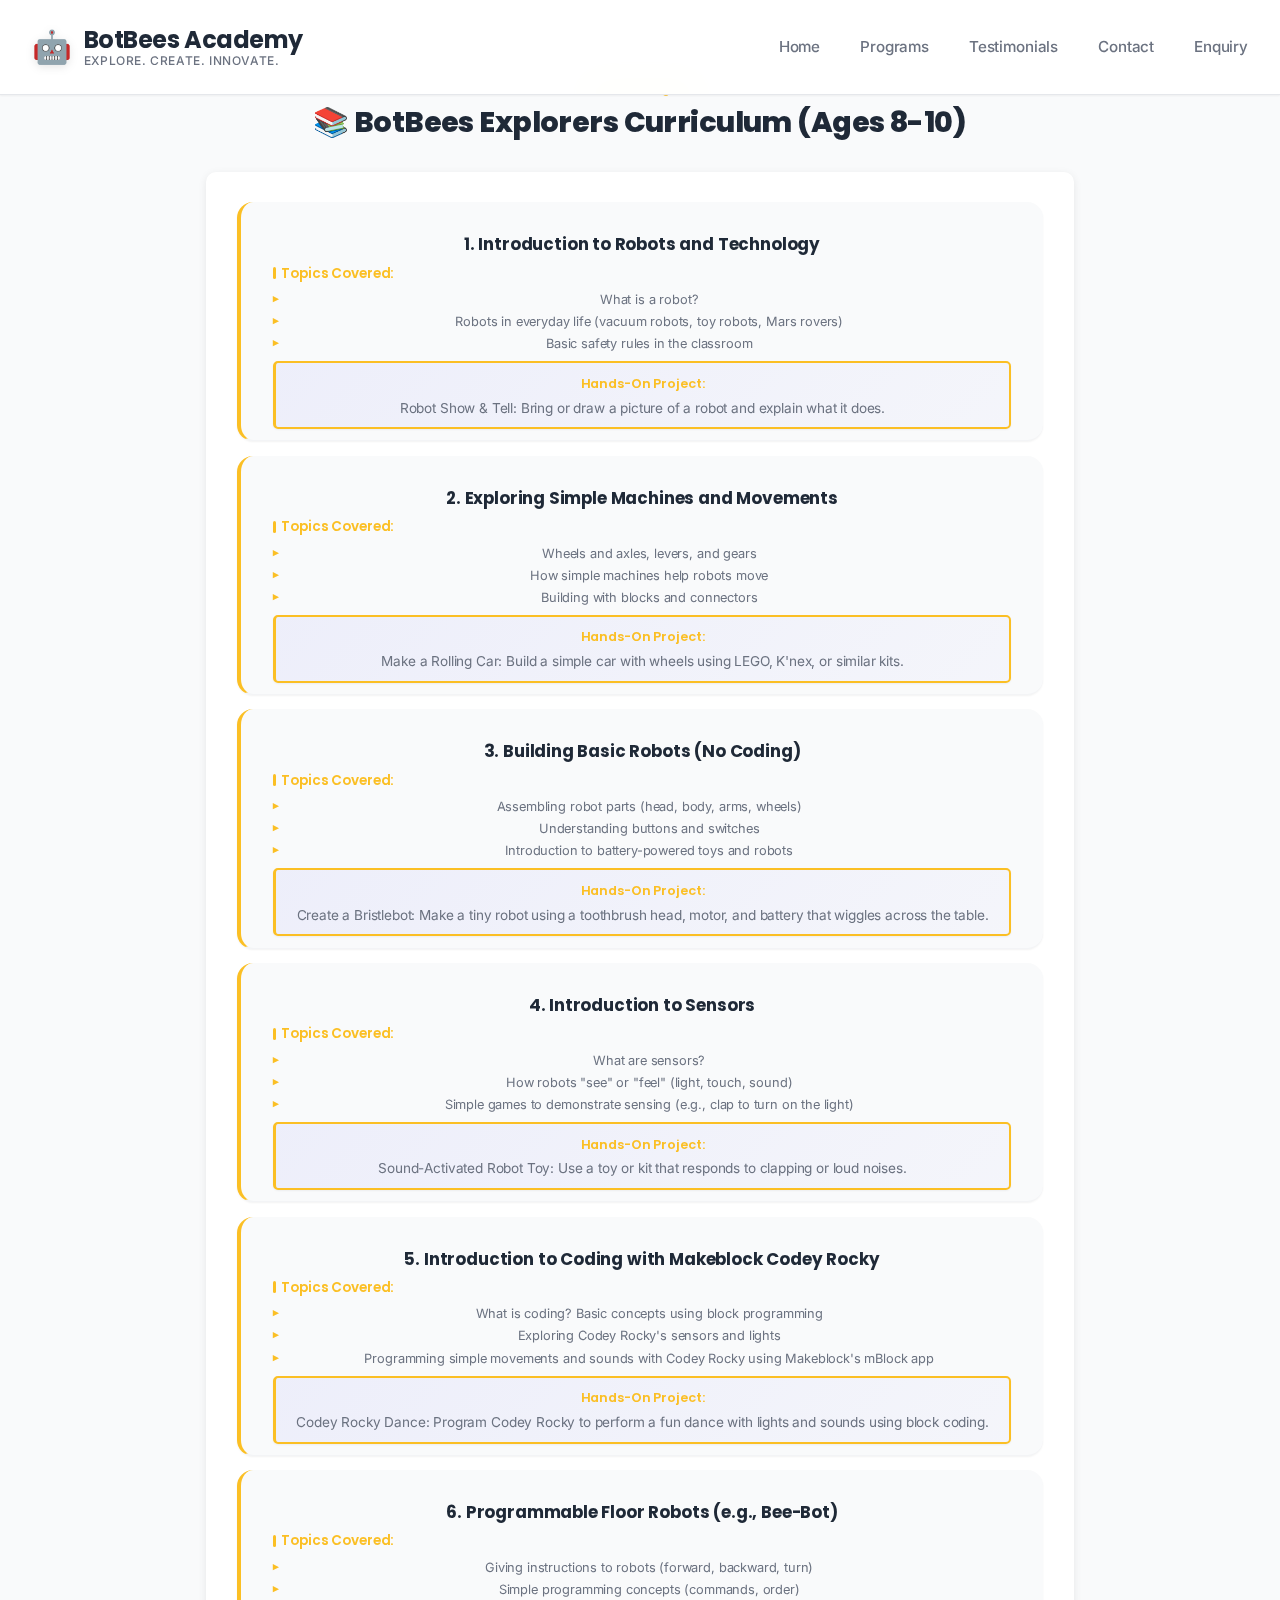
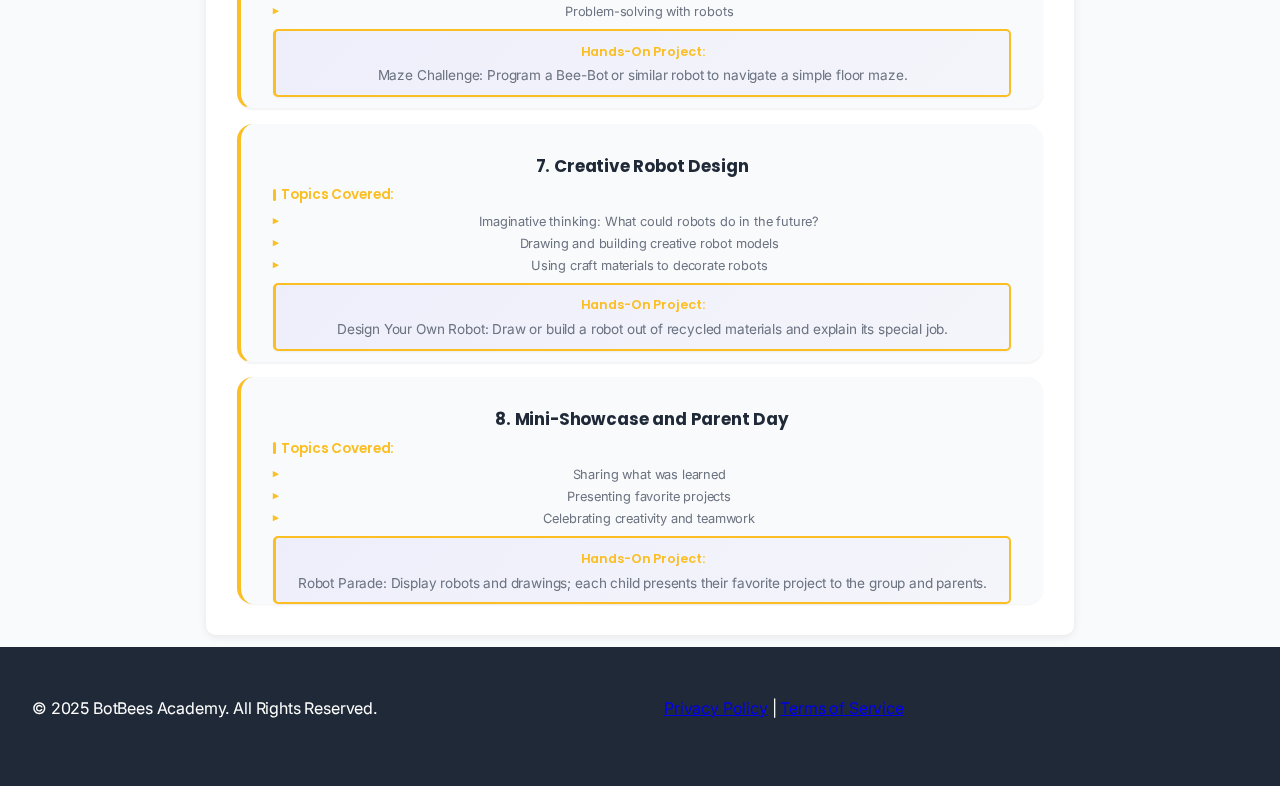
<file: src/curriculum.html>
<!DOCTYPE html>
<html lang="en">

<head>
    <meta charset="UTF-8">
    <meta name="viewport" content="width=device-width, initial-scale=1.0">
    <title>Curriculum - BotBees Academy</title>
    <link rel="stylesheet" href="styles.css">
    <link rel="preconnect" href="https://fonts.googleapis.com">
    <link rel="preconnect" href="https://fonts.gstatic.com" crossorigin>
    <link
        href="https://fonts.googleapis.com/css2?family=Inter:wght@300;400;500;600;700&family=Poppins:wght@400;500;600;700;800&display=swap"
        rel="stylesheet">
    <style>
        .curriculum-page {
            min-height: 100vh;
            background: var(--bg-light);
            padding-top: 70px;
            padding-bottom: 0.5rem;
        }

        .curriculum-container {
            max-width: 900px;
            margin: 0 auto;
            padding: 0.25rem 1rem;
        }

        .curriculum-header {
            text-align: center;
            margin-bottom: 0.5rem;
        }

        .curriculum-header h1 {
            font-family: var(--font-heading);
            font-size: clamp(1.4rem, 2.5vw, 1.8rem);
            font-weight: 800;
            color: var(--text-primary);
            margin-bottom: 0.15rem;
            letter-spacing: -0.02em;
            line-height: 1.2;
        }

        .curriculum-header .back-link {
            display: inline-flex;
            align-items: center;
            gap: 0.4rem;
            color: var(--primary);
            text-decoration: none;
            font-weight: 600;
            font-size: 0.8rem;
            margin-bottom: 0.35rem;
            transition: all 0.3s ease;
        }

        .curriculum-header .back-link:hover {
            color: var(--primary-dark);
            gap: 0.6rem;
        }

        .curriculum-content {
            background: var(--bg-white);
            border-radius: 10px;
            padding: 0.9rem 1.2rem;
            box-shadow: 0 2px 8px rgba(0, 0, 0, 0.08);
        }

        .curriculum-module {
            margin-bottom: 0.9rem;
            padding-bottom: 0.7rem;
            border-bottom: 1px solid var(--border-light);
            transition: all 0.2s ease;
        }

        .curriculum-module:last-child {
            border-bottom: none;
            margin-bottom: 0;
            padding-bottom: 0;
        }

        .curriculum-module:hover {
            padding-left: 0.2rem;
        }

        .curriculum-module-header {
            display: flex;
            align-items: center;
            gap: 0.5rem;
            margin-bottom: 0;
            cursor: pointer;
            user-select: none;
            position: relative;
            padding: 0.5rem 0;
        }

        .curriculum-module-header::after {
            content: '▼';
            margin-left: auto;
            font-size: 0.9rem;
            color: var(--primary);
            font-weight: bold;
            transition: transform 0.3s ease;
            flex-shrink: 0;
            display: inline-block;
            line-height: 1;
            padding-left: 0.5rem;
        }

        .curriculum-module.expanded .curriculum-module-header::after {
            transform: rotate(180deg);
        }

        /* Default: All content is collapsed */
        .curriculum-module .curriculum-module-content {
            max-height: 0;
            overflow: hidden;
            opacity: 0;
            transition: max-height 0.4s ease-out, opacity 0.3s ease-out, margin 0.3s ease-out;
            margin-top: 0;
            margin-bottom: 0;
            padding-top: 0;
            padding-bottom: 0;
        }

        /* Expanded: Content is visible */
        .curriculum-module.expanded .curriculum-module-content {
            max-height: 5000px;
            opacity: 1;
            margin-top: 0.5rem;
            margin-bottom: 0.5rem;
            padding-top: 0;
            padding-bottom: 0;
            transition: max-height 0.5s ease-in, opacity 0.4s ease-in, margin 0.3s ease-in;
        }

        .curriculum-module-number {
            background: linear-gradient(135deg, var(--primary) 0%, var(--primary-dark) 100%);
            color: white;
            width: 1.6rem;
            height: 1.6rem;
            border-radius: 5px;
            display: flex;
            align-items: center;
            justify-content: center;
            font-weight: 700;
            font-size: 0.8rem;
            flex-shrink: 0;
        }

        .curriculum-module h3 {
            font-family: var(--font-heading);
            font-size: 1.05rem;
            font-weight: 700;
            color: var(--text-primary);
            margin: 0;
            letter-spacing: -0.01em;
            line-height: 1.25;
            word-wrap: break-word;
            overflow-wrap: break-word;
            hyphens: auto;
        }

        .curriculum-module h4 {
            font-family: var(--font-heading);
            font-size: 0.85rem;
            font-weight: 600;
            color: var(--primary);
            margin-top: 0.4rem;
            margin-bottom: 0.25rem;
            display: flex;
            align-items: center;
            gap: 0.35rem;
        }

        .curriculum-module h4::before {
            content: '';
            width: 2.5px;
            height: 0.75rem;
            background: var(--primary);
            border-radius: 2px;
        }

        .curriculum-module ul {
            list-style: none;
            padding: 0;
            margin: 0.15rem 0;
        }

        .curriculum-module ul li {
            padding: 0.15rem 0;
            padding-left: 0.9rem;
            position: relative;
            color: var(--text-secondary);
            line-height: 1.35;
            font-size: 0.8rem;
            word-wrap: break-word;
            overflow-wrap: break-word;
        }

        .curriculum-module ul li::before {
            content: '▸';
            position: absolute;
            left: 0;
            color: var(--primary);
            font-weight: bold;
            font-size: 0.7rem;
        }

        .project-box {
            background: linear-gradient(135deg, rgba(99, 102, 241, 0.08) 0%, rgba(99, 102, 241, 0.03) 100%);
            border-left: 3px solid var(--primary);
            padding: 0.6rem 0.85rem;
            border-radius: 5px;
            margin-top: 0.4rem;
        }

        .project-box strong {
            display: block;
            color: var(--primary);
            font-size: 0.8rem;
            margin-bottom: 0.25rem;
            font-family: var(--font-heading);
            font-weight: 600;
        }

        .project-box p {
            color: var(--text-primary);
            line-height: 1.4;
            margin: 0;
            font-size: 0.8rem;
        }

        .loading-message,
        .error-message {
            text-align: center;
            padding: 1rem 0.75rem;
        }

        .loading-message p,
        .error-message p {
            font-size: 0.85rem;
            color: var(--text-secondary);
        }

        .error-message {
            color: var(--error);
        }

        @media (max-width: 768px) {
            .curriculum-page {
                padding-top: 70px;
                padding-bottom: 0.5rem;
            }

            .curriculum-container {
                padding: 0.25rem 0.75rem;
                max-width: 100%;
            }

            .curriculum-content {
                padding: 0.75rem 0.9rem;
                border-radius: 8px;
            }

            .curriculum-header {
                margin-bottom: 0.4rem;
            }

            .curriculum-header h1 {
                font-size: 1.2rem;
                line-height: 1.3;
                margin-bottom: 0.1rem;
            }

            .curriculum-header .back-link {
                font-size: 0.75rem;
                margin-bottom: 0.3rem;
            }

            .curriculum-module {
                margin-bottom: 0.7rem;
                padding-bottom: 0.5rem;
            }

            .curriculum-module-header {
                gap: 0.4rem;
                margin-bottom: 0.35rem;
                flex-wrap: wrap;
            }

            .curriculum-module-header::after {
                font-size: 0.65rem;
            }

            .curriculum-module h3 {
                font-size: 0.95rem;
                line-height: 1.3;
                flex: 1;
                min-width: 0;
            }

            .curriculum-module-number {
                width: 1.3rem;
                height: 1.3rem;
                font-size: 0.7rem;
                flex-shrink: 0;
            }

            .curriculum-module h4 {
                font-size: 0.8rem;
                margin-top: 0.35rem;
                margin-bottom: 0.2rem;
            }

            .curriculum-module ul {
                margin: 0.1rem 0;
            }

            .curriculum-module ul li {
                padding: 0.2rem 0;
                padding-left: 0.85rem;
                font-size: 0.75rem;
                line-height: 1.5;
            }

            .project-box {
                padding: 0.5rem 0.7rem;
                margin-top: 0.35rem;
            }

            .project-box strong {
                font-size: 0.75rem;
                margin-bottom: 0.2rem;
            }

            .project-box p {
                font-size: 0.75rem;
                line-height: 1.5;
            }
        }

        @media (max-width: 480px) {
            .curriculum-container {
                padding: 0.2rem 0.5rem;
            }

            .curriculum-content {
                padding: 0.6rem 0.75rem;
            }

            .curriculum-header h1 {
                font-size: 1.1rem;
            }

            .curriculum-module h3 {
                font-size: 0.9rem;
            }

            .curriculum-module ul li {
                font-size: 0.7rem;
                line-height: 1.6;
            }

            .curriculum-module-number {
                width: 1.2rem;
                height: 1.2rem;
                font-size: 0.65rem;
            }
        }
    </style>
</head>

<body>
    <header>
        <nav>
            <div class="logo">
                <a href="index.html" class="logo-link">
                    <span class="robot-emoji">🤖</span>
                    <div class="logo-text">
                        <h1>BotBees Academy</h1>
                        <p class="logo-tagline">Explore. Create. Innovate.</p>
                    </div>
                </a>
            </div>
            <ul class="nav-links">
                <li><a href="index.html">Home</a></li>
                <li><a href="index.html#classes">Programs</a></li>
                <li><a href="index.html#testimonials">Testimonials</a></li>
                <li><a href="index.html#contact">Contact</a></li>
                <li><a href="enquiry.html">Enquiry</a></li>
            </ul>
        </nav>
    </header>

    <main class="curriculum-page">
        <div class="curriculum-container">
            <div class="curriculum-header">
                <a href="index.html#classes" class="back-link">← Back to Programs</a>
                <h1 id="curriculumTitle">Loading Curriculum...</h1>
            </div>
            <div class="curriculum-content">
                <div id="curriculumContent" class="loading-message">
                    <p>Loading curriculum...</p>
                </div>
            </div>
        </div>
    </main>

    <footer>
        <div class="footer-content">
            <p>&copy; 2025 BotBees Academy. All Rights Reserved.</p>
            <p><a href="#">Privacy Policy</a> | <a href="#">Terms of Service</a></p>
        </div>
    </footer>

    <script src="curriculum-loader.js"></script>
    <script>
        // Get curriculum type from URL parameter
        const urlParams = new URLSearchParams(window.location.search);
        const curriculumType = urlParams.get('type') || 'beginner';

        // Map curriculum types to file paths and titles
        const curriculumConfig = {
            'beginner': {
                file: 'resources/curriculum_6-8.txt',
                title: '📚 BotBees Explorers Curriculum (Ages 8-10)'
            },
            'engineer': {
                file: 'resources/curriculum_8-10.txt',
                title: '📚 BotBees Designers Curriculum (Ages 10-12)'
            },
            'inventor': {
                file: 'resources/curriculum_10-13.txt',
                title: '📚 BotBees Inventors Curriculum (Ages 12-14)'
            },
            'engineers': {
                file: 'resources/curriculum_13-16.txt',
                title: '📚 BotBees Engineers Curriculum (Ages 14-16)'
            }
        };

        // Load curriculum when page loads
        document.addEventListener('DOMContentLoaded', function () {
            const config = curriculumConfig[curriculumType];

            if (!config) {
                document.getElementById('curriculumTitle').textContent = 'Curriculum Not Found';
                document.getElementById('curriculumContent').innerHTML = '<div class="error-message"><p>Invalid curriculum type. Please select a valid program.</p></div>';
                return;
            }

            // Set title
            document.getElementById('curriculumTitle').textContent = config.title;

            // Load curriculum
            loadCurriculumForPage(config.file, config.title);
        });

        // Modified loadCurriculum function for page display
        async function loadCurriculumForPage(filePath, title) {
            const contentDiv = document.getElementById('curriculumContent');

            try {
                const response = await fetch(filePath, {
                    method: 'GET',
                    headers: {
                        'Accept': 'text/plain',
                    },
                    cache: 'no-cache'
                });

                if (!response.ok) {
                    throw new Error(`HTTP ${response.status}: ${response.statusText}`);
                }

                const text = await response.text();

                if (!text || text.trim().length === 0) {
                    throw new Error('Curriculum file is empty');
                }

                const curriculum = parseSyllabus(text, title);

                if (!curriculum.modules || curriculum.modules.length === 0) {
                    throw new Error('No curriculum modules found in file');
                }

                // Generate and insert HTML
                const modulesHTML = curriculum.modules.map(module => generateModuleHTML(module)).join('\n');
                contentDiv.innerHTML = modulesHTML;

                // Initialize collapsible modules after a short delay to ensure DOM is ready
                setTimeout(() => {
                    initCollapsibleModules();
                }, 100);

            } catch (error) {
                console.error(`Error loading curriculum from ${filePath}:`, error);

                let errorMessage = error.message || 'Unknown error';

                if (error.message.includes('Failed to fetch') || error.message.includes('NetworkError')) {
                    errorMessage = 'Unable to load curriculum file. Please ensure you are running the site from a web server (not file://). If testing locally, use: python -m http.server 8000';
                }

                const rootStyles = getComputedStyle(document.documentElement);
                const errorColor = rootStyles.getPropertyValue('--error').trim();
                const textSecondary = rootStyles.getPropertyValue('--text-secondary').trim();

                contentDiv.innerHTML = `
                    <div class="error-message">
                        <p style="font-size: 1.2rem; margin-bottom: 1rem;">⚠️ Error loading curriculum</p>
                        <p style="font-size: 0.9rem; margin-bottom: 0.5rem;">${errorMessage}</p>
                        <p style="font-size: 0.8rem; color: ${textSecondary}; margin-top: 1rem;">File: ${filePath}</p>
                    </div>
                `;
            }
        }

        // Initialize collapsible modules (works on all screen sizes)
        function initCollapsibleModules() {
            const modules = document.querySelectorAll('.curriculum-module');
            console.log('Initializing collapsible modules. Found:', modules.length);

            if (modules.length === 0) {
                console.warn('No curriculum modules found. Retrying in 200ms...');
                setTimeout(initCollapsibleModules, 200);
                return;
            }

            modules.forEach((module, index) => {
                const header = module.querySelector('.curriculum-module-header');
                const content = module.querySelector('.curriculum-module-content');

                console.log(`Module ${index}:`, {
                    hasHeader: !!header,
                    hasContent: !!content,
                    hasExpandedClass: module.classList.contains('expanded')
                });

                if (!header || !content) {
                    console.warn('Module structure incomplete for module', index, {
                        header: header ? 'found' : 'missing',
                        content: content ? 'found' : 'missing'
                    });
                    return;
                }

                // Remove any existing listeners by cloning
                if (header.hasAttribute('data-listener-added')) {
                    const newHeader = header.cloneNode(true);
                    header.parentNode.replaceChild(newHeader, header);
                }

                // Get the header again after potential cloning
                const currentHeader = module.querySelector('.curriculum-module-header');
                if (!currentHeader) {
                    console.warn('Could not find header after cloning for module', index);
                    return;
                }

                currentHeader.setAttribute('data-listener-added', 'true');
                currentHeader.style.cursor = 'pointer';

                currentHeader.addEventListener('click', function (e) {
                    e.preventDefault();
                    e.stopPropagation();
                    const isExpanded = module.classList.contains('expanded');
                    console.log(`Module ${index} clicked. Currently expanded:`, isExpanded);
                    if (isExpanded) {
                        module.classList.remove('expanded');
                    } else {
                        module.classList.add('expanded');
                    }
                    console.log(`Module ${index} after toggle. Expanded:`, module.classList.contains('expanded'));
                });

                // Ensure all modules start collapsed (no expanded class)
                module.classList.remove('expanded');
                console.log(`Module ${index} initialized. Expanded:`, module.classList.contains('expanded'));
            });

            console.log('Collapsible modules initialization complete. Total:', modules.length);
        }
    </script>
</body>

</html>
</file>
<file: src/styles.css>
* {
    margin: 0;
    padding: 0;
    box-sizing: border-box;
    -webkit-font-smoothing: antialiased;
    -moz-osx-font-smoothing: grayscale;
    text-rendering: optimizeLegibility;
}

:root {
    /* BotBees Color Palette - Bee-themed */
    --primary: #fbbf24;
    --primary-dark: #f59e0b;
    --primary-light: #fcd34d;
    --secondary: #1f2937;
    --accent: #fbbf24;
    --accent-hover: #f59e0b;
    --success: #10b981;
    --success-dark: #059669;
    --error: #ef4444;
    --error-dark: #dc2626;
    --warning: #f59e0b;
    --warning-light: #fef3c7;
    --warning-border: #fde68a;

    /* Neutral Colors */
    --text-primary: #1f2937;
    --text-secondary: #6b7280;
    --text-light: #9ca3af;
    --bg-white: #ffffff;
    --bg-light: #f9fafb;
    --bg-gray: #f3f4f6;
    --border: #e5e7eb;
    --border-light: #f3f4f6;

    /* Gradient Colors */
    --gradient-primary: linear-gradient(135deg, #fbbf24 0%, #f59e0b 100%);
    --gradient-hero: linear-gradient(135deg, rgba(251, 191, 36, 0.1) 0%, rgba(245, 158, 11, 0.1) 100%);

    /* Shadows */
    --shadow-sm: 0 1px 2px 0 rgba(0, 0, 0, 0.05);
    --shadow: 0 4px 6px -1px rgba(0, 0, 0, 0.1), 0 2px 4px -1px rgba(0, 0, 0, 0.06);
    --shadow-md: 0 10px 15px -3px rgba(0, 0, 0, 0.1), 0 4px 6px -2px rgba(0, 0, 0, 0.05);
    --shadow-lg: 0 20px 25px -5px rgba(0, 0, 0, 0.1), 0 10px 10px -5px rgba(0, 0, 0, 0.04);
    --shadow-xl: 0 25px 50px -12px rgba(0, 0, 0, 0.25);

    /* Spacing */
    --spacing-xs: 0.5rem;
    --spacing-sm: 1rem;
    --spacing-md: 1.5rem;
    --spacing-lg: 2rem;
    --spacing-xl: 3rem;
    --spacing-2xl: 4rem;

    /* Typography */
    --font-body: 'Inter', -apple-system, BlinkMacSystemFont, 'Segoe UI', Roboto, 'Helvetica Neue', Arial, sans-serif;
    --font-heading: 'Poppins', -apple-system, BlinkMacSystemFont, 'Segoe UI', Roboto, 'Helvetica Neue', Arial, sans-serif;

    /* Transitions */
    --transition-fast: 150ms cubic-bezier(0.4, 0, 0.2, 1);
    --transition-base: 300ms cubic-bezier(0.4, 0, 0.2, 1);
    --transition-slow: 500ms cubic-bezier(0.4, 0, 0.2, 1);
}

html {
    scroll-behavior: smooth;
}

body {
    font-family: var(--font-body);
    font-size: 16px;
    line-height: 1.7;
    color: var(--text-primary);
    position: relative;
    letter-spacing: -0.01em;
    overflow-x: hidden;
}

/* Background Slideshow */
.slideshow-container {
    position: fixed;
    top: 0;
    left: 0;
    width: 100%;
    height: 100%;
    z-index: -1;
    overflow: hidden;
}

.slideshow-overlay {
    position: absolute;
    top: 0;
    left: 0;
    width: 100%;
    height: 100%;
    background: linear-gradient(135deg, rgba(0, 0, 0, 0.6) 0%, rgba(0, 0, 0, 0.7) 100%);
    z-index: 1;
}

.slide {
    position: absolute;
    top: 0;
    left: 0;
    width: 100%;
    height: 100%;
    background-size: cover;
    background-position: center;
    background-repeat: no-repeat;
    opacity: 0;
    transition: opacity 2s ease-in-out;
}

.slide.active {
    opacity: 1;
}

/* Header */
header {
    background: rgba(255, 255, 255, 0.95);
    backdrop-filter: blur(20px) saturate(180%);
    -webkit-backdrop-filter: blur(20px) saturate(180%);
    color: var(--text-primary);
    padding: 1.25rem 0;
    position: fixed;
    width: 100%;
    top: 0;
    z-index: 1000;
    box-shadow: var(--shadow-sm);
    border-bottom: 1px solid var(--border);
}

nav {
    display: flex;
    justify-content: space-between;
    align-items: center;
    max-width: 1280px;
    margin: 0 auto;
    padding: 0 2rem;
}

.logo {
    display: flex;
    align-items: center;
    gap: 0.75rem;
}

.logo-link {
    display: flex;
    align-items: center;
    gap: 0.75rem;
    text-decoration: none;
    color: var(--text-primary);
    transition: transform var(--transition-base), opacity var(--transition-base);
    cursor: pointer;
}

.logo-link:hover {
    transform: translateY(-1px);
    opacity: 0.85;
}

.logo-text {
    display: flex;
    flex-direction: column;
    line-height: 1.2;
}

.logo-link h1 {
    margin: 0;
    font-family: var(--font-heading);
    font-size: 1.5rem;
    font-weight: 700;
    color: var(--text-primary);
    letter-spacing: -0.02em;
}

.logo-tagline {
    margin: 0;
    font-size: 0.75rem;
    font-weight: 500;
    color: var(--text-secondary, #6b7280);
    letter-spacing: 0.05em;
    text-transform: uppercase;
    font-family: var(--font-body);
}

.robot-emoji {
    font-size: 2rem;
    animation: bounce 2s infinite;
    filter: drop-shadow(0 2px 4px rgba(0, 0, 0, 0.1));
}

@keyframes bounce {

    0%,
    20%,
    50%,
    80%,
    100% {
        transform: translateY(0);
    }

    40% {
        transform: translateY(-8px);
    }

    60% {
        transform: translateY(-4px);
    }
}

.nav-links {
    display: flex;
    list-style: none;
    gap: 2.5rem;
    align-items: center;
}

.nav-cta-button {
    background: linear-gradient(135deg, var(--primary) 0%, var(--primary-dark) 100%);
    color: white;
    padding: 0.75rem 1.5rem;
    border-radius: 8px;
    text-decoration: none;
    font-weight: 600;
    font-size: 0.95rem;
    transition: all var(--transition-base);
    box-shadow: var(--shadow);
    white-space: nowrap;
}

.nav-cta-button:hover {
    background: linear-gradient(135deg, var(--primary-dark) 0%, var(--primary) 100%);
    transform: translateY(-2px);
    box-shadow: var(--shadow-md);
}

.nav-links a {
    color: var(--text-secondary);
    text-decoration: none;
    font-weight: 500;
    font-size: 0.95rem;
    transition: color var(--transition-fast);
    position: relative;
    letter-spacing: -0.01em;
    display: flex;
    align-items: center;
    gap: 0.5rem;
}

.nav-links a::after {
    content: '';
    position: absolute;
    bottom: -4px;
    left: 0;
    width: 0;
    height: 2px;
    background: var(--primary);
    transition: width var(--transition-base);
}

.nav-links a:hover {
    color: var(--primary);
}

.nav-links a:hover::after {
    width: 100%;
}

.nav-icon {
    width: 18px;
    height: 18px;
    stroke: currentColor;
    transition: all var(--transition-fast);
    flex-shrink: 0;
}

.nav-links a:hover .nav-icon {
    transform: translateY(-1px);
    stroke: var(--primary);
}

.nav-links a span {
    display: inline-block;
}

/* Hero Section */
.hero {
    background: transparent;
    color: white;
    padding: 14rem 2rem 10rem;
    display: flex;
    align-items: center;
    justify-content: center;
    max-width: 1280px;
    margin: 0 auto;
    min-height: 100vh;
    position: relative;
    z-index: 2;
    text-align: center;
}

.hero-content {
    max-width: 1000px;
    position: relative;
    z-index: 3;
    animation: fadeInUp 0.8s ease-out;
}

@keyframes fadeInUp {
    from {
        opacity: 0;
        transform: translateY(30px);
    }

    to {
        opacity: 1;
        transform: translateY(0);
    }
}

.hero-content h1 {
    font-family: var(--font-heading);
    font-size: clamp(2.25rem, 5.5vw, 4rem);
    font-weight: 500;
    margin-bottom: 2.5rem;
    color: white;
    line-height: 1.5;
    letter-spacing: -0.01em;
    text-shadow: 0 2px 10px rgba(0, 0, 0, 0.4), 0 4px 20px rgba(0, 0, 0, 0.2);
    display: flex;
    flex-direction: column;
    gap: 0.6rem;
    max-width: 900px;
    margin-left: auto;
    margin-right: auto;
}

.hero-title-main {
    font-family: var(--font-heading);
    font-weight: 500;
    font-size: clamp(2.25rem, 5.5vw, 3.75rem);
    color: #ffffff;
    display: block;
    letter-spacing: -0.01em;
    line-height: 1.3;
    margin-bottom: 1.5rem;
    text-shadow: 0 2px 20px rgba(0, 0, 0, 0.2), 0 1px 10px rgba(0, 0, 0, 0.15);
    animation: fadeInUp 0.8s ease-out;
    position: relative;
    -webkit-font-smoothing: antialiased;
    -moz-osx-font-smoothing: grayscale;
    text-rendering: optimizeLegibility;
}

.hero-title-main::after {
    content: '';
    position: absolute;
    bottom: -10px;
    left: 50%;
    transform: translateX(-50%);
    width: 100px;
    height: 2px;
    background: linear-gradient(90deg, transparent, rgba(255, 255, 255, 0.4), transparent);
    border-radius: 2px;
    opacity: 0.6;
}

.hero-title-sub {
    font-family: var(--font-body);
    font-weight: 500;
    font-size: clamp(1.25rem, 3vw, 1.75rem);
    color: rgba(255, 255, 255, 0.92);
    display: block;
    letter-spacing: 0.02em;
    margin-top: 0.75rem;
    line-height: 1.6;
    text-shadow: 0 2px 10px rgba(0, 0, 0, 0.2);
    animation: fadeInUp 1s ease-out 0.2s both;
    max-width: 700px;
    margin-left: auto;
    margin-right: auto;
}

.hero-description {
    font-size: clamp(1rem, 2vw, 1.25rem);
    color: rgba(255, 255, 255, 0.9);
    line-height: 1.7;
    max-width: 700px;
    margin: 2rem auto;
    text-shadow: 0 1px 5px rgba(0, 0, 0, 0.2);
    animation: fadeInUp 1s ease-out 0.4s both;
}

.hero-cta-group {
    display: flex;
    gap: 1.5rem;
    justify-content: center;
    flex-wrap: wrap;
    margin-top: 3rem;
    animation: fadeInUp 1s ease-out 0.6s both;
}

.hero-cta.secondary {
    background: rgba(255, 255, 255, 0.1);
    backdrop-filter: blur(10px);
    border: 2px solid rgba(255, 255, 255, 0.3);
    box-shadow: 0 10px 20px -5px rgba(0, 0, 0, 0.2);
}

.hero-cta.secondary:hover {
    background: rgba(255, 255, 255, 0.2);
    box-shadow: 0 15px 30px -5px rgba(0, 0, 0, 0.3);
}

.hero-stats {
    display: flex;
    justify-content: center;
    gap: 2rem;
    margin: 3rem 0;
    flex-wrap: wrap;
    padding: 2rem 0;
    animation: fadeInUp 1s ease-out 0.5s both;
}

.stat-item {
    text-align: center;
    padding: 1.5rem 2rem;
    background: rgba(255, 255, 255, 0.1);
    backdrop-filter: blur(10px);
    border-radius: 16px;
    border: 1px solid rgba(255, 255, 255, 0.2);
    transition: all var(--transition-base);
    min-width: 140px;
    flex: 1;
    max-width: 200px;
    overflow: hidden;
}

.stat-item:hover {
    background: rgba(255, 255, 255, 0.15);
    transform: translateY(-4px);
}

.stat-label {
    font-size: 0.875rem;
    color: rgba(255, 255, 255, 0.9);
    margin-top: 0.5rem;
    font-weight: 500;
    text-transform: uppercase;
    letter-spacing: 0.05em;
}

.stat-value {
    font-size: 2rem;
    font-weight: 700;
    color: white;
    font-family: var(--font-heading);
    line-height: 1.2;
    white-space: nowrap;
}

.stat-item-small-text .stat-value {
    font-size: 1.5rem;
    text-align: center;
    white-space: normal;
    word-wrap: break-word;
}

.hero-cta {
    display: inline-block;
    margin-top: 1rem;
}

.cta-button {
    background: var(--gradient-primary);
    color: white;
    border: none;
    padding: 1.125rem 2.75rem;
    font-size: 1.1rem;
    font-weight: 600;
    border-radius: 12px;
    cursor: pointer;
    transition: all 0.3s cubic-bezier(0.4, 0, 0.2, 1);
    font-family: var(--font-body);
    box-shadow: 0 10px 20px -5px rgba(251, 191, 36, 0.3);
    letter-spacing: -0.01em;
    text-decoration: none;
    display: inline-block;
    position: relative;
    overflow: hidden;
}

.cta-button::before {
    content: '';
    position: absolute;
    top: 0;
    left: -100%;
    width: 100%;
    height: 100%;
    background: linear-gradient(90deg, transparent, rgba(255, 255, 255, 0.2), transparent);
    transition: left 0.5s ease;
}

.cta-button:hover {
    transform: translateY(-3px);
    box-shadow: 0 15px 30px -5px rgba(251, 191, 36, 0.4);
}

.cta-button:hover::before {
    left: 100%;
}

.cta-button:active {
    transform: translateY(-1px);
}

.cta-button.large {
    padding: 1.375rem 3.5rem;
    font-size: 1.25rem;
}

.robot-animation {
    font-size: clamp(6rem, 15vw, 10rem);
    animation: float 3s ease-in-out infinite;
    filter: drop-shadow(0 10px 30px rgba(251, 191, 36, 0.2));
}

@keyframes float {

    0%,
    100% {
        transform: translateY(0px);
    }

    50% {
        transform: translateY(-20px);
    }
}

/* Video in Blog Card */
.blog-card-video {
    padding: 0;
    overflow: hidden;
}

.blog-card-video a {
    display: block;
    text-decoration: none;
    color: inherit;
    height: 100%;
}

.blog-card-video a:hover .blog-video-thumbnail {
    transform: scale(1.05);
    transition: transform var(--transition-base);
}

.blog-card-video a:hover .blog-video-thumbnail div {
    transform: translate(-50%, -50%) scale(1.1);
    transition: transform var(--transition-base);
}

.blog-video-container {
    width: 100%;
    margin-bottom: 1.25rem;
    position: relative;
    background: #000;
    border-radius: 12px 12px 0 0;
    overflow: hidden;
}

.blog-video-container video {
    width: 100%;
    height: auto;
    display: block;
    background: #000;
}

.blog-card-video .blog-date {
    padding: 0 2rem;
    margin-top: 0;
}

.blog-card-video h3 {
    padding: 0 2rem;
}

.blog-card-video p {
    padding: 0 2rem;
    padding-bottom: 2rem;
}

/* Container */
.container {
    max-width: 1280px;
    margin: 0 auto;
    padding: 0 2rem;
}

/* Robotics Intro Section */
.robotics-intro {
    padding: 6rem 2rem;
    background: var(--bg-white);
    text-align: center;
    position: relative;
}

.robotics-intro::before {
    content: '';
    position: absolute;
    top: 0;
    left: 0;
    right: 0;
    height: 1px;
    background: linear-gradient(90deg, transparent, var(--border), transparent);
}

.robotics-intro h2 {
    font-family: var(--font-heading);
    font-size: clamp(2rem, 4vw, 3rem);
    font-weight: 600;
    color: var(--text-primary);
    margin-bottom: 1.5rem;
    letter-spacing: -0.02em;
}

.intro-text {
    font-size: 1.2rem;
    line-height: 1.9;
    color: var(--text-secondary);
    max-width: 900px;
    margin: 0 auto 3rem;
    font-weight: 400;
}

.section-subtitle {
    font-size: 1.2rem;
    line-height: 1.8;
    color: var(--text-secondary);
    max-width: 800px;
    margin: 0 auto 3.5rem;
    text-align: center;
    font-weight: 400;
}

.section-cta {
    text-align: center;
    margin-top: 4rem;
}

.contact-cta {
    text-align: center;
    margin-top: 3rem;
}

/* Section Header */
.section-header {
    text-align: center;
    margin-bottom: 4rem;
}

.section-header h2 {
    font-family: var(--font-heading);
    font-size: clamp(2rem, 4vw, 3rem);
    font-weight: 600;
    color: var(--text-primary);
    margin-bottom: 1rem;
    letter-spacing: -0.02em;
}

.section-description {
    font-size: 1.15rem;
    color: var(--text-secondary);
    max-width: 600px;
    margin: 0 auto;
}

/* Classes Section */
.classes-section {
    padding: 6rem 2rem;
    background: var(--bg-light);
    position: relative;
}

.classes-section h2 {
    text-align: center;
    font-family: var(--font-heading);
    font-size: clamp(2rem, 4vw, 3rem);
    font-weight: 600;
    color: var(--text-primary);
    margin-bottom: var(--spacing-xl);
    letter-spacing: -0.02em;
}

.classes-slider-wrapper {
    position: relative;
    width: 100%;
}

.classes-grid {
    display: flex;
    gap: 1.5rem;
    overflow-x: auto;
    overflow-y: hidden;
    scroll-behavior: smooth;
    scrollbar-width: none;
    /* Firefox */
    -ms-overflow-style: none;
    /* IE and Edge */
    padding-bottom: 0.5rem;
    scroll-snap-type: x mandatory;
}

.classes-grid::-webkit-scrollbar {
    display: none;
    /* Chrome, Safari, Opera */
}

.classes-grid>.class-card {
    flex: 0 0 auto;
    width: calc((100% - 4.5rem) / 4);
    /* 4 cards with 3 gaps of 1.5rem */
    min-width: 280px;
    scroll-snap-align: start;
}

/* On larger screens, maintain consistent card size */
@media (min-width: 1200px) {
    .classes-grid>.class-card {
        width: calc((100% - 4.5rem) / 4);
    }
}

.class-card {
    background: var(--bg-white);
    border-radius: 24px;
    padding: 2rem 1.5rem;
    text-align: center;
    box-shadow: 0 4px 6px -1px rgba(0, 0, 0, 0.05), 0 2px 4px -1px rgba(0, 0, 0, 0.03);
    transition: all 0.4s cubic-bezier(0.4, 0, 0.2, 1);
    border: 1px solid var(--border-light);
    position: relative;
    overflow: hidden;
    height: 100%;
    background: linear-gradient(135deg, #ffffff 0%, #f9fafb 100%);
    display: flex;
    flex-direction: column;
}

.class-link {
    text-decoration: none;
    color: inherit;
    display: block;
    flex: 1;
    position: relative;
    z-index: 1;
}

.class-card::before {
    content: '';
    position: absolute;
    top: 0;
    left: 0;
    right: 0;
    height: 4px;
    background: var(--gradient-primary);
    transform: scaleX(0);
    transition: transform 0.4s cubic-bezier(0.4, 0, 0.2, 1);
}

.class-card::after {
    content: '';
    position: absolute;
    top: -50%;
    left: -50%;
    width: 200%;
    height: 200%;
    background: radial-gradient(circle, rgba(251, 191, 36, 0.05) 0%, transparent 70%);
    opacity: 0;
    transition: opacity 0.4s ease;
    pointer-events: none;
    z-index: 1;
}

.class-card:hover {
    transform: translateY(-12px) scale(1.02);
    box-shadow: 0 20px 40px -12px rgba(251, 191, 36, 0.25), 0 0 0 1px rgba(251, 191, 36, 0.1);
    border-color: var(--primary-light);
}

.class-card:hover::before {
    transform: scaleX(1);
}

.class-card:hover::after {
    opacity: 1;
}

.explore-link {
    color: var(--primary);
    font-weight: 600;
    font-size: 0.95rem;
    margin-top: 1rem;
    display: inline-flex;
    align-items: center;
    gap: 0.5rem;
    transition: all 0.3s cubic-bezier(0.4, 0, 0.2, 1);
    position: relative;
}

.explore-link::after {
    content: '→';
    transition: transform 0.3s ease;
}

.class-card:hover .explore-link {
    color: var(--primary-dark);
    gap: 0.75rem;
}

.class-card:hover .explore-link::after {
    transform: translateX(4px);
}

.class-icon {
    font-size: 3rem;
    margin-bottom: 1rem;
    filter: drop-shadow(0 4px 8px rgba(0, 0, 0, 0.1));
    transition: transform 0.4s cubic-bezier(0.4, 0, 0.2, 1);
    display: inline-block;
}

.class-card:hover .class-icon {
    transform: scale(1.1) rotate(5deg);
}

.class-card h3 {
    font-family: var(--font-heading);
    font-size: 1.4rem;
    font-weight: 700;
    color: var(--text-primary);
    margin-bottom: 0.5rem;
    letter-spacing: -0.02em;
}

.class-card .class-age {
    color: var(--primary);
    font-size: 1rem;
    font-weight: 600;
    margin-bottom: 1rem;
    margin-top: 0;
    font-family: var(--font-body);
    letter-spacing: 0.02em;
}

.class-card p {
    color: var(--text-secondary);
    line-height: 1.6;
    margin-top: 0.75rem;
    margin-bottom: 1.25rem;
    font-size: 0.9rem;
}

.class-actions {
    display: flex;
    flex-direction: column;
    gap: 1rem;
    margin-top: 2rem;
    align-items: center;
    position: relative;
    z-index: 10;
}

.classes-pagination {
    display: none;
    justify-content: center;
    align-items: center;
    gap: 0.5rem;
    margin-top: 1.5rem;
    padding: 0.5rem 0;
}

.classes-pagination.active {
    display: flex;
}

.classes-pagination-dot {
    width: 10px;
    height: 10px;
    border-radius: 50%;
    background: rgba(251, 191, 36, 0.3);
    border: none;
    cursor: pointer;
    transition: all 0.3s ease;
    padding: 0;
}

.classes-pagination-dot:hover {
    background: rgba(251, 191, 36, 0.6);
    transform: scale(1.2);
}

.classes-pagination-dot.active {
    background: var(--primary);
    width: 12px;
    height: 12px;
}

.projects-pagination,
.testimonials-pagination {
    display: none;
    justify-content: center;
    align-items: center;
    gap: 0.5rem;
    margin-top: 1.5rem;
    padding: 0.5rem 0;
}

.projects-pagination.active,
.testimonials-pagination.active {
    display: flex;
}

.projects-pagination-dot,
.testimonials-pagination-dot {
    width: 10px;
    height: 10px;
    border-radius: 50%;
    background: rgba(251, 191, 36, 0.3);
    border: none;
    cursor: pointer;
    transition: all 0.3s ease;
    padding: 0;
}

.projects-pagination-dot:hover,
.testimonials-pagination-dot:hover {
    background: rgba(251, 191, 36, 0.6);
    transform: scale(1.2);
}

.projects-pagination-dot.active,
.testimonials-pagination-dot.active,
.personality-pagination-dot.active {
    background: var(--primary);
    width: 12px;
    height: 12px;
}

.personality-pagination {
    display: none;
    justify-content: center;
    align-items: center;
    gap: 0.5rem;
    margin-top: 1.5rem;
    padding: 0.5rem 0;
}

.personality-pagination.active {
    display: flex;
}

.personality-pagination-dot {
    width: 10px;
    height: 10px;
    border-radius: 50%;
    background: rgba(251, 191, 36, 0.3);
    border: none;
    cursor: pointer;
    transition: all 0.3s ease;
    padding: 0;
}

.personality-pagination-dot:hover {
    background: rgba(251, 191, 36, 0.6);
    transform: scale(1.2);
}

.class-actions .curriculum-btn {
    width: 100%;
    max-width: 100%;
    text-decoration: none;
    display: inline-block;
    text-align: center;
    font-size: 0.9rem;
    padding: 0.75rem 1rem;
    position: relative;
    z-index: 11;
}

.class-actions .explore-link {
    margin-top: 0;
    text-decoration: none;
    color: var(--primary);
    font-weight: 600;
    font-size: 0.9rem;
    display: inline-flex;
    align-items: center;
    gap: 0.5rem;
    transition: all 0.3s cubic-bezier(0.4, 0, 0.2, 1);
    padding: 0.5rem 1rem;
}

.class-actions .explore-link:hover {
    color: var(--primary-dark);
    gap: 0.75rem;
}

.enroll-btn,
.curriculum-btn {
    color: white;
    border: none;
    padding: 0.75rem 1.25rem;
    border-radius: 10px;
    cursor: pointer;
    font-size: 0.9rem;
    font-weight: 600;
    transition: all var(--transition-base);
    font-family: var(--font-body);
    letter-spacing: -0.01em;
    text-decoration: none;
    display: inline-block;
    text-align: center;
}

.enroll-btn {
    background: linear-gradient(135deg, var(--accent) 0%, var(--accent-hover) 100%);
    box-shadow: var(--shadow);
}

.enroll-btn:hover {
    background: linear-gradient(135deg, var(--accent-hover) 0%, var(--accent) 100%);
    transform: translateY(-2px);
    box-shadow: var(--shadow-md);
    text-decoration: none;
}

.curriculum-btn {
    background: linear-gradient(135deg, var(--primary) 0%, var(--primary-dark) 100%);
    box-shadow: var(--shadow);
}

.curriculum-btn:hover {
    background: linear-gradient(135deg, var(--primary-dark) 0%, var(--primary) 100%);
    transform: translateY(-2px);
    box-shadow: var(--shadow-md);
    text-decoration: none;
}

/* Projects Section */
.projects-section {
    background: var(--bg-white);
    padding: 6rem 2rem;
    position: relative;
}

.projects-section::before {
    content: '';
    position: absolute;
    top: 0;
    left: 0;
    right: 0;
    height: 1px;
    background: linear-gradient(90deg, transparent, var(--border), transparent);
}

.projects-section h2 {
    text-align: center;
    font-family: var(--font-heading);
    font-size: clamp(2rem, 4vw, 3rem);
    font-weight: 600;
    color: var(--text-primary);
    margin-bottom: 1.5rem;
    letter-spacing: -0.02em;
}

.projects-slider-wrapper {
    position: relative;
    width: 100%;
}

.projects-grid {
    display: flex;
    gap: 2rem;
    overflow-x: auto;
    overflow-y: hidden;
    scroll-behavior: smooth;
    scrollbar-width: none;
    /* Firefox */
    -ms-overflow-style: none;
    /* IE and Edge */
    padding-bottom: 0.5rem;
    scroll-snap-type: x mandatory;
    max-width: 1280px;
    margin: 0 auto;
}

.projects-grid::-webkit-scrollbar {
    display: none;
    /* Chrome, Safari, Opera */
}

.projects-grid>.project-card {
    flex: 0 0 auto;
    width: calc((100% - 4rem) / 3);
    /* 3 cards with 2 gaps of 2rem */
    min-width: 280px;
    max-width: 400px;
    scroll-snap-align: start;
}

.project-card {
    background: var(--bg-white);
    border-radius: 24px;
    padding: 3rem 2.5rem;
    text-align: center;
    box-shadow: 0 4px 6px -1px rgba(0, 0, 0, 0.05), 0 2px 4px -1px rgba(0, 0, 0, 0.03);
    transition: all 0.4s cubic-bezier(0.4, 0, 0.2, 1);
    border: 1px solid var(--border-light);
    position: relative;
    overflow: hidden;
}

.project-card::before {
    content: '';
    position: absolute;
    top: 0;
    left: 0;
    right: 0;
    height: 4px;
    background: var(--gradient-primary);
    transform: scaleX(0);
    transition: transform 0.4s ease;
}

.project-card:hover {
    transform: translateY(-10px) scale(1.02);
    box-shadow: 0 20px 40px -12px rgba(251, 191, 36, 0.2);
    border-color: var(--primary-light);
}

.project-card:hover::before {
    transform: scaleX(1);
}

.project-image {
    font-size: 4.5rem;
    margin-bottom: 1.5rem;
    filter: drop-shadow(0 4px 8px rgba(0, 0, 0, 0.1));
    transition: transform 0.4s cubic-bezier(0.4, 0, 0.2, 1);
    display: inline-block;
    width: 200px;
    height: 200px;
    overflow: hidden;
    border-radius: 12px;
}

.project-image img {
    width: 100%;
    height: 100%;
    object-fit: cover;
    display: block;
}

.project-card:hover .project-image {
    transform: scale(1.15) rotate(-5deg);
}

.project-card h3 {
    font-family: var(--font-heading);
    font-size: 1.5rem;
    font-weight: 700;
    color: var(--text-primary);
    margin-bottom: 1rem;
    letter-spacing: -0.02em;
}

.project-card p {
    color: var(--text-secondary);
    line-height: 1.7;
}

/* Blog Section */
.blog-section {
    background: var(--bg-white);
    padding: var(--spacing-2xl) 2rem;
    max-width: 1280px;
    margin: 0 auto;
}

.blog-section h2 {
    text-align: center;
    font-family: var(--font-heading);
    font-size: clamp(2rem, 4vw, 3rem);
    font-weight: 600;
    color: var(--text-primary);
    margin-bottom: var(--spacing-xl);
    letter-spacing: -0.02em;
}

.blog-grid {
    display: grid;
    grid-template-columns: repeat(auto-fit, minmax(320px, 1fr));
    gap: 2rem;
    max-width: 1280px;
    margin: 0 auto;
}

.blog-card {
    background: var(--bg-white);
    border-radius: 20px;
    padding: 2rem;
    box-shadow: var(--shadow);
    transition: all var(--transition-base);
    border: 1px solid var(--border-light);
    display: flex;
    flex-direction: column;
    position: relative;
    overflow: hidden;
}

.blog-card::before {
    content: '';
    position: absolute;
    top: 0;
    left: 0;
    right: 0;
    height: 4px;
    background: linear-gradient(90deg, var(--primary) 0%, var(--secondary) 100%);
    transform: scaleX(0);
    transition: transform var(--transition-base);
}

.blog-card:hover {
    transform: translateY(-8px);
    box-shadow: var(--shadow-xl);
    border-color: var(--border);
}

.blog-card:hover::before {
    transform: scaleX(1);
}

.blog-image {
    font-size: 3.5rem;
    margin-bottom: 1.25rem;
    filter: drop-shadow(0 4px 8px rgba(0, 0, 0, 0.1));
    text-align: center;
}

.blog-date {
    font-size: 0.875rem;
    color: var(--text-light);
    font-weight: 500;
    margin-bottom: 1rem;
    text-transform: uppercase;
    letter-spacing: 0.05em;
}

.blog-card h3 {
    font-family: var(--font-heading);
    font-size: 1.5rem;
    font-weight: 700;
    color: var(--text-primary);
    margin-bottom: 1rem;
    line-height: 1.3;
    letter-spacing: -0.02em;
}

.blog-card p {
    color: var(--text-secondary);
    line-height: 1.7;
    margin-bottom: 1.5rem;
    flex-grow: 1;
    font-size: 0.95rem;
}

.blog-link {
    color: var(--primary);
    text-decoration: none;
    font-weight: 600;
    font-size: 0.95rem;
    transition: all var(--transition-fast);
    display: inline-flex;
    align-items: center;
    gap: 0.5rem;
    letter-spacing: -0.01em;
}

.blog-link:hover {
    color: var(--primary-dark);
    gap: 0.75rem;
}

.blog-link::after {
    content: '→';
    transition: transform var(--transition-fast);
}

.blog-link:hover::after {
    transform: translateX(4px);
}

/* Testimonials Section */
.testimonials-section {
    background: var(--bg-light);
    padding: 6rem 2rem;
    position: relative;
}

.testimonials-section::before {
    content: '';
    position: absolute;
    top: 0;
    left: 0;
    right: 0;
    height: 1px;
    background: linear-gradient(90deg, transparent, var(--border), transparent);
}

.testimonials-section h2 {
    text-align: center;
    font-family: var(--font-heading);
    font-size: clamp(2rem, 4vw, 3rem);
    font-weight: 600;
    color: var(--text-primary);
    margin-bottom: 3rem;
    letter-spacing: -0.02em;
}

.testimonials-slider-wrapper {
    position: relative;
    width: 100%;
}

.testimonials-grid {
    display: flex;
    gap: 2rem;
    overflow-x: auto;
    overflow-y: hidden;
    scroll-behavior: smooth;
    scrollbar-width: none;
    /* Firefox */
    -ms-overflow-style: none;
    /* IE and Edge */
    padding-bottom: 0.5rem;
    scroll-snap-type: x mandatory;
    max-width: 1280px;
    margin: 0 auto;
}

.testimonials-grid::-webkit-scrollbar {
    display: none;
    /* Chrome, Safari, Opera */
}

.testimonials-grid>.testimonial-card {
    flex: 0 0 auto;
    width: calc((100% - 4rem) / 3);
    /* 3 cards with 2 gaps of 2rem */
    min-width: 320px;
    max-width: 420px;
    scroll-snap-align: start;
}

.testimonial-card {
    background: var(--bg-white);
    border-radius: 24px;
    padding: 2.5rem;
    box-shadow: 0 4px 6px -1px rgba(0, 0, 0, 0.05), 0 2px 4px -1px rgba(0, 0, 0, 0.03);
    transition: all 0.4s cubic-bezier(0.4, 0, 0.2, 1);
    border: 1px solid var(--border-light);
    display: flex;
    flex-direction: column;
    position: relative;
    overflow: hidden;
    height: 100%;
}

.testimonial-card::before {
    content: '';
    position: absolute;
    top: 0;
    left: 0;
    right: 0;
    height: 4px;
    background: var(--gradient-primary);
    transform: scaleX(0);
    transition: transform 0.4s ease;
}

.testimonial-card:hover {
    transform: translateY(-10px) scale(1.02);
    box-shadow: 0 20px 40px -12px rgba(251, 191, 36, 0.2);
    border-color: var(--primary-light);
}

.testimonial-card:hover::before {
    transform: scaleX(1);
}

.testimonial-stars {
    font-size: 1.5rem;
    margin-bottom: 1.25rem;
    line-height: 1;
    letter-spacing: 0.1em;
}

.testimonial-text {
    color: var(--text-secondary);
    line-height: 1.7;
    margin-bottom: 1.5rem;
    flex-grow: 1;
    font-size: 1rem;
    font-style: italic;
    position: relative;
    padding-left: 1.5rem;
}

.testimonial-text::before {
    content: '"';
    position: absolute;
    left: 0;
    top: -0.5rem;
    font-size: 3rem;
    color: var(--primary-light);
    font-family: var(--font-heading);
    line-height: 1;
    opacity: 0.3;
}

.testimonial-author {
    display: flex;
    align-items: center;
    gap: 1rem;
    margin-top: auto;
    padding-top: 1.5rem;
    border-top: 1px solid var(--border-light);
}

.testimonial-avatar {
    width: 56px;
    height: 56px;
    border-radius: 50%;
    background: linear-gradient(135deg, var(--primary-light) 0%, var(--secondary) 100%);
    display: flex;
    align-items: center;
    justify-content: center;
    font-size: 2rem;
    flex-shrink: 0;
    box-shadow: var(--shadow-sm);
}

.testimonial-info h4 {
    font-family: var(--font-heading);
    font-size: 1.1rem;
    font-weight: 700;
    color: var(--text-primary);
    margin-bottom: 0.25rem;
    letter-spacing: -0.01em;
}

.testimonial-info p {
    font-size: 0.875rem;
    color: var(--text-light);
    margin: 0;
    font-weight: 500;
}

.testimonials-cta {
    text-align: center;
    margin-top: 3rem;
    padding-top: 2rem;
}

.testimonial-share-btn {
    display: inline-flex;
    align-items: center;
    gap: 0.5rem;
    padding: 1rem 2.5rem;
    background: linear-gradient(135deg, var(--primary, #fbbf24) 0%, var(--primary-dark, #f59e0b) 100%);
    color: white;
    text-decoration: none;
    border-radius: 12px;
    font-weight: 600;
    font-size: 1.1rem;
    transition: all 0.3s ease;
    box-shadow: 0 4px 12px rgba(251, 191, 36, 0.3);
}

.testimonial-share-btn:hover {
    transform: translateY(-2px);
    box-shadow: 0 6px 20px rgba(251, 191, 36, 0.4);
    text-decoration: none;
    color: white;
}

.testimonial-share-btn::before {
    content: '⭐';
    font-size: 1.2rem;
}

/* Features Section */
.features-section {
    padding: 6rem 2rem;
    background: var(--bg-white);
    text-align: center;
    position: relative;
}

.features-section::before {
    content: '';
    position: absolute;
    top: 0;
    left: 0;
    right: 0;
    height: 1px;
    background: linear-gradient(90deg, transparent, var(--border), transparent);
}

.features-section h2 {
    font-family: var(--font-heading);
    font-size: clamp(2rem, 4vw, 3rem);
    font-weight: 600;
    color: var(--text-primary);
    margin-bottom: 1.5rem;
    letter-spacing: -0.02em;
}

.features-grid {
    display: grid;
    grid-template-columns: repeat(auto-fit, minmax(280px, 1fr));
    gap: 2rem;
    margin-top: 3rem;
}

.feature-card {
    background: var(--bg-light);
    border-radius: 24px;
    padding: 3rem 2.5rem;
    text-align: center;
    transition: all 0.4s cubic-bezier(0.4, 0, 0.2, 1);
    border: 1px solid var(--border-light);
    position: relative;
    overflow: hidden;
}

.feature-card::before {
    content: '';
    position: absolute;
    top: 0;
    left: 0;
    right: 0;
    height: 4px;
    background: var(--gradient-primary);
    transform: scaleX(0);
    transition: transform 0.4s ease;
}

.feature-card:hover {
    transform: translateY(-10px) scale(1.02);
    box-shadow: 0 20px 40px -12px rgba(251, 191, 36, 0.15);
    border-color: var(--primary-light);
    background: var(--bg-white);
}

.feature-card:hover::before {
    transform: scaleX(1);
}

.feature-icon {
    font-size: 4rem;
    margin-bottom: 1.5rem;
    transition: transform 0.4s cubic-bezier(0.4, 0, 0.2, 1);
    display: inline-block;
}

.feature-card:hover .feature-icon {
    transform: scale(1.15) rotate(5deg);
}

.feature-card h3 {
    font-family: var(--font-heading);
    font-size: 1.5rem;
    font-weight: 700;
    color: var(--text-primary);
    margin-bottom: 1rem;
    letter-spacing: -0.02em;
}

.feature-card p {
    color: var(--text-secondary);
    line-height: 1.7;
}

/* Personality Section */
.personality-section {
    padding: 6rem 2rem;
    background: var(--bg-light);
    text-align: center;
    position: relative;
}

.personality-section::before {
    content: '';
    position: absolute;
    top: 0;
    left: 0;
    right: 0;
    height: 1px;
    background: linear-gradient(90deg, transparent, var(--border), transparent);
}

.personality-section h2 {
    font-family: var(--font-heading);
    font-size: clamp(2rem, 4vw, 3rem);
    font-weight: 600;
    color: var(--text-primary);
    margin-bottom: 1.5rem;
    letter-spacing: -0.02em;
    max-width: 1000px;
    margin-left: auto;
    margin-right: auto;
}

.personality-slider-wrapper {
    position: relative;
    width: 100%;
}

.personality-grid {
    display: flex;
    gap: 2rem;
    overflow-x: auto;
    overflow-y: hidden;
    scroll-behavior: smooth;
    scrollbar-width: none;
    /* Firefox */
    -ms-overflow-style: none;
    /* IE and Edge */
    padding-bottom: 0.5rem;
    scroll-snap-type: x mandatory;
    margin-top: 3rem;
}

.personality-grid::-webkit-scrollbar {
    display: none;
    /* Chrome, Safari, Opera */
}

.personality-grid>.personality-card {
    flex: 0 0 auto;
    width: calc((100% - 4rem) / 3);
    /* 3 cards with 2 gaps of 2rem */
    min-width: 280px;
    max-width: 400px;
    scroll-snap-align: start;
}

.personality-card {
    background: var(--bg-white);
    border-radius: 24px;
    padding: 3rem 2.5rem;
    text-align: center;
    transition: all 0.4s cubic-bezier(0.4, 0, 0.2, 1);
    border: 1px solid var(--border-light);
    box-shadow: 0 4px 6px -1px rgba(0, 0, 0, 0.05), 0 2px 4px -1px rgba(0, 0, 0, 0.03);
    position: relative;
    overflow: hidden;
}

.personality-card::before {
    content: '';
    position: absolute;
    top: 0;
    left: 0;
    right: 0;
    height: 4px;
    background: var(--gradient-primary);
    transform: scaleX(0);
    transition: transform 0.4s ease;
}

.personality-card:hover {
    transform: translateY(-10px) scale(1.02);
    box-shadow: 0 20px 40px -12px rgba(251, 191, 36, 0.2);
    border-color: var(--primary-light);
}

.personality-card:hover::before {
    transform: scaleX(1);
}

.personality-icon {
    font-size: 4rem;
    margin-bottom: 1.5rem;
    transition: transform 0.4s cubic-bezier(0.4, 0, 0.2, 1);
    display: inline-block;
}

.personality-card:hover .personality-icon {
    transform: scale(1.15) rotate(-5deg);
}

.personality-card h3 {
    font-family: var(--font-heading);
    font-size: 1.5rem;
    font-weight: 700;
    color: var(--text-primary);
    margin-bottom: 1rem;
    letter-spacing: -0.02em;
}

.personality-card p {
    color: var(--text-secondary);
    line-height: 1.7;
}

/* Contact Section */
.contact-section {
    padding: 6rem 2rem;
    background: var(--bg-white);
    text-align: center;
    position: relative;
}

.contact-section::before {
    content: '';
    position: absolute;
    top: 0;
    left: 0;
    right: 0;
    height: 1px;
    background: linear-gradient(90deg, transparent, var(--border), transparent);
}

.contact-section h2 {
    font-family: var(--font-heading);
    font-size: clamp(2rem, 4vw, 3rem);
    font-weight: 600;
    color: var(--text-primary);
    margin-bottom: 1.5rem;
    letter-spacing: -0.02em;
}

/* Footer */
footer {
    background: var(--text-primary);
    color: white;
    padding: 3rem 2rem 2rem;
}

.footer-content {
    max-width: 1280px;
    margin: 0 auto;
    display: grid;
    grid-template-columns: repeat(auto-fit, minmax(250px, 1fr));
    gap: 3rem;
    margin-bottom: 2rem;
}

.footer-section h3 {
    font-family: var(--font-heading);
    font-size: 1.5rem;
    font-weight: 700;
    margin-bottom: 1rem;
    color: white;
}

.footer-section h4 {
    font-family: var(--font-heading);
    font-size: 1.1rem;
    font-weight: 600;
    margin-bottom: 1rem;
    color: white;
}

.footer-section p {
    color: rgba(255, 255, 255, 0.8);
    line-height: 1.7;
    margin-bottom: 0.5rem;
}

.footer-section ul {
    list-style: none;
}

.footer-section ul li {
    margin-bottom: 0.75rem;
}

.footer-section ul li a {
    color: rgba(255, 255, 255, 0.8);
    text-decoration: none;
    transition: color var(--transition-fast);
}

.footer-section ul li a:hover {
    color: white;
}

.footer-bottom {
    max-width: 1280px;
    margin: 0 auto;
    padding-top: 2rem;
    border-top: 1px solid rgba(255, 255, 255, 0.2);
    text-align: center;
    font-size: 0.9rem;
    color: rgba(255, 255, 255, 0.7);
}

.footer-bottom p {
    margin-bottom: 0.5rem;
}

.footer-bottom a {
    color: rgba(255, 255, 255, 0.8);
    text-decoration: none;
    transition: color var(--transition-fast);
}

.footer-bottom a:hover {
    color: white;
}

/* Curriculum Modal */
.modal {
    display: none;
    position: fixed;
    z-index: 2000;
    left: 0;
    top: 0;
    width: 100%;
    height: 100%;
    overflow: auto;
    background-color: rgba(0, 0, 0, 0.6);
    backdrop-filter: blur(4px);
    -webkit-backdrop-filter: blur(4px);
    animation: fadeIn var(--transition-base);
}

@keyframes fadeIn {
    from {
        opacity: 0;
    }

    to {
        opacity: 1;
    }
}

.modal-content {
    background-color: var(--bg-white);
    margin: 3% auto;
    padding: 2.5rem;
    border: none;
    border-radius: 24px;
    width: 90%;
    max-width: 900px;
    max-height: 90vh;
    overflow-y: auto;
    box-shadow: var(--shadow-xl);
    position: relative;
    animation: slideDown var(--transition-base);
}

@keyframes slideDown {
    from {
        transform: translateY(-30px);
        opacity: 0;
    }

    to {
        transform: translateY(0);
        opacity: 1;
    }
}

.close {
    color: var(--text-light);
    float: right;
    font-size: 2rem;
    font-weight: 600;
    position: absolute;
    right: 1.5rem;
    top: 1.5rem;
    cursor: pointer;
    transition: all var(--transition-fast);
    line-height: 1;
    width: 32px;
    height: 32px;
    display: flex;
    align-items: center;
    justify-content: center;
    border-radius: 8px;
}

.close:hover,
.close:focus {
    color: var(--primary);
    background: var(--bg-light);
}

.modal-content h2 {
    font-family: var(--font-heading);
    color: var(--text-primary);
    margin-bottom: 2rem;
    font-size: 2rem;
    font-weight: 600;
    text-align: center;
    letter-spacing: -0.02em;
}

.curriculum-content {
    margin-top: 2rem;
}

.curriculum-module {
    background: var(--bg-light);
    border-radius: 16px;
    padding: 2rem;
    margin-bottom: 2rem;
    border-left: 4px solid var(--primary);
    transition: all var(--transition-base);
    box-shadow: var(--shadow-sm);
}

.curriculum-module:hover {
    transform: translateX(4px);
    box-shadow: var(--shadow-md);
    border-left-color: var(--primary-dark);
}

.curriculum-module-header {
    display: flex;
    align-items: center;
    gap: 1rem;
    margin-bottom: 0;
    cursor: pointer;
    user-select: none;
    position: relative;
    padding: 0.5rem 0;
}

.curriculum-module-header::after {
    content: '▼';
    margin-left: auto;
    font-size: 0.9rem;
    color: var(--primary);
    font-weight: bold;
    transition: transform 0.3s ease;
    flex-shrink: 0;
    display: inline-block;
    line-height: 1;
    padding-left: 0.5rem;
}

.curriculum-module.expanded .curriculum-module-header::after {
    transform: rotate(180deg);
}

/* Default: All content is collapsed */
.curriculum-module .curriculum-module-content {
    max-height: 0;
    overflow: hidden;
    opacity: 0;
    transition: max-height 0.4s ease-out, opacity 0.3s ease-out, margin 0.3s ease-out;
    margin-top: 0;
    margin-bottom: 0;
    padding-top: 0;
    padding-bottom: 0;
}

/* Expanded: Content is visible */
.curriculum-module.expanded .curriculum-module-content {
    max-height: 5000px;
    opacity: 1;
    margin-top: 0.5rem;
    margin-bottom: 0.5rem;
    padding-top: 0;
    padding-bottom: 0;
    transition: max-height 0.5s ease-in, opacity 0.4s ease-in, margin 0.3s ease-in;
}

.curriculum-module-number {
    display: flex;
    align-items: center;
    justify-content: center;
    width: 2.5rem;
    height: 2.5rem;
    background: var(--gradient-primary);
    color: white;
    border-radius: 12px;
    font-family: var(--font-heading);
    font-size: 1.25rem;
    font-weight: 800;
    flex-shrink: 0;
    box-shadow: 0 2px 8px rgba(251, 191, 36, 0.3);
}

.curriculum-module h3 {
    font-family: var(--font-heading);
    color: var(--text-primary);
    margin: 0;
    font-size: 1.5rem;
    font-weight: 700;
    letter-spacing: -0.02em;
    flex: 1;
}

.curriculum-module h4 {
    color: var(--text-primary);
    margin-top: 1.5rem;
    margin-bottom: 1rem;
    font-size: 1.15rem;
    font-weight: 600;
    font-family: var(--font-heading);
    letter-spacing: -0.01em;
}

.curriculum-module ul {
    list-style: none;
    padding-left: 0;
    margin: 1.25rem 0;
}

.curriculum-module ul li {
    padding: 0.75rem 0;
    padding-left: 1.75rem;
    position: relative;
    color: var(--text-secondary);
    line-height: 1.7;
}

.curriculum-module ul li::before {
    content: "✓";
    position: absolute;
    left: 0;
    color: var(--success);
    font-weight: 700;
    font-size: 1.1rem;
}

.project-box {
    background: var(--bg-white);
    border-radius: 12px;
    padding: 1.75rem;
    margin-top: 1.5rem;
    border: 2px solid var(--primary);
    box-shadow: var(--shadow-sm);
}

.project-box strong {
    color: var(--primary);
    font-size: 1.1rem;
    font-weight: 600;
    display: block;
    margin-bottom: 0.75rem;
    font-family: var(--font-heading);
    letter-spacing: -0.01em;
}

.project-box p {
    color: var(--text-secondary);
    line-height: 1.8;
    margin: 0.5rem 0;
}

/* Responsive Design for Modal */
@media (max-width: 768px) {
    .modal-content {
        width: 95%;
        margin: 5% auto;
        padding: 1.75rem;
        border-radius: 20px;
    }

    .curriculum-module {
        padding: 1.5rem;
    }

    .curriculum-module-header {
        gap: 0.75rem;
    }

    .curriculum-module-number {
        width: 2rem;
        height: 2rem;
        font-size: 1rem;
    }

    .curriculum-module h3 {
        font-size: 1.25rem;
    }
}

/* Tablet Responsive Design */
@media (max-width: 1024px) and (min-width: 769px) {
    .classes-grid>.class-card {
        width: calc((100% - 1.25rem) / 2);
        /* 2 cards with 1 gap of 1.25rem */
        min-width: 320px;
    }

    .class-card {
        padding: 2rem 1.25rem;
    }

    .class-card h3 {
        font-size: 1.3rem;
    }
}

/* Responsive Design */
@media (max-width: 768px) {
    .hero {
        padding: 12rem 1.5rem 6rem;
    }

    .hero-content h1 {
        font-size: 2.25rem;
        gap: 0.4rem;
    }

    .hero-title-main,
    .hero-title-sub,
    .hero-title-highlight {
        font-size: inherit;
    }

    .hero-stats {
        gap: 1.5rem;
    }

    .stat-item {
        min-width: 120px;
        padding: 1.25rem 1.5rem;
    }

    .stat-value {
        font-size: 1.75rem;
    }

    .nav-links {
        display: none;
    }

    .nav-cta-button {
        padding: 0.625rem 1.25rem;
        font-size: 0.875rem;
    }

    .robotics-intro,
    .classes-section,
    .projects-section,
    .testimonials-section,
    .features-section,
    .personality-section,
    .contact-section {
        padding: 4rem 1.5rem;
    }

    .classes-grid {
        overflow-x: visible;
        overflow-y: visible;
        scroll-snap-type: none;
        flex-direction: column;
        gap: 1.5rem;
    }

    .classes-grid>.class-card {
        width: 100%;
        min-width: 100%;
        scroll-snap-align: none;
    }

    .classes-pagination {
        display: none !important;
    }

    .projects-grid>.project-card {
        width: calc(100% - 0rem);
        min-width: 100%;
    }

    .testimonials-grid>.testimonial-card {
        width: calc(100% - 0rem);
        min-width: 100%;
    }

    .blog-grid {
        grid-template-columns: 1fr;
    }

    .features-grid {
        grid-template-columns: 1fr;
    }

    .personality-grid>.personality-card {
        width: calc(100% - 0rem);
        min-width: 100%;
    }

    .footer-content {
        grid-template-columns: 1fr;
        gap: 2rem;
    }

    nav {
        padding: 0 1.5rem;
    }

    .logo-link h1 {
        font-size: 1.25rem;
    }
}

@media (max-width: 480px) {
    .hero {
        padding: 7rem 1rem 3rem;
    }

    .classes-section,
    .projects-section,
    .testimonials-section,
    .blog-section,
    .contact-section {
        padding: var(--spacing-xl) 1rem;
    }

    .class-card,
    .project-card,
    .testimonial-card,
    .blog-card {
        padding: 2rem 1.5rem;
    }

    .blog-card-video .blog-date,
    .blog-card-video h3,
    .blog-card-video p {
        padding-left: 1.5rem;
        padding-right: 1.5rem;
    }
}
</file>
